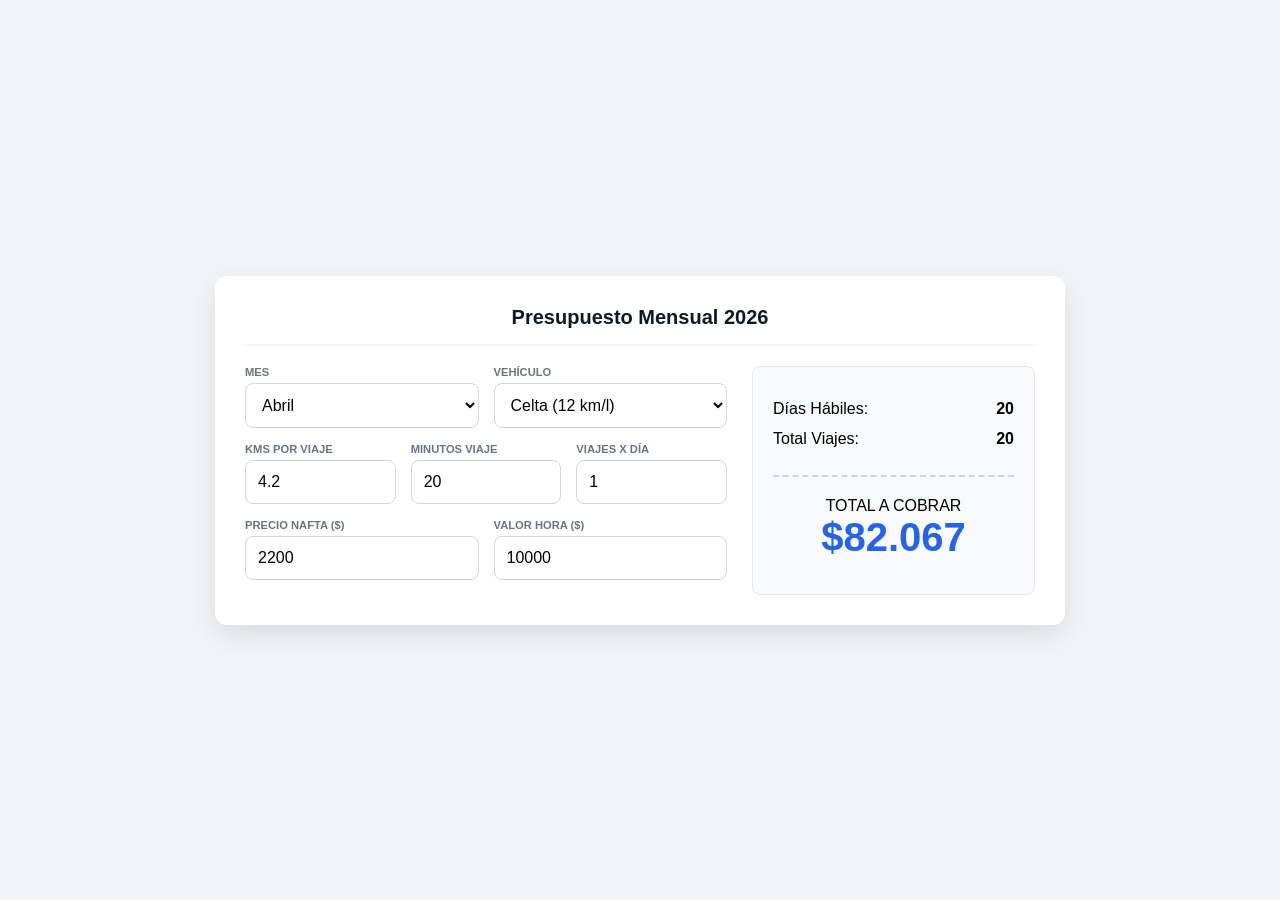
<file: index.html>
<!DOCTYPE html>
<html lang="es">
<head>
    <meta charset="UTF-8">
    <meta name="viewport" content="width=device-width, initial-scale=1.0, maximum-scale=1.0, user-scalable=no">
    <title>Calculador de Traslados</title>
    <link rel="stylesheet" href="style.css">
</head>
<body>
    <div class="dashboard">
        <div class="header">
            <h2>Presupuesto Mensual <span id="currentYear"></span></h2>
        </div>
        
        <div class="main-content">
            <div class="panel">
                <div class="input-row">
                    <div class="input-group">
                        <label>Mes</label>
                        <select id="mes" onchange="calcular()">
                            <option value="0">Enero</option><option value="1">Febrero</option>
                            <option value="2">Marzo</option><option value="3" selected>Abril</option>
                            <option value="4">Mayo</option><option value="5">Junio</option>
                            <option value="6">Julio</option><option value="7">Agosto</option>
                            <option value="8">Septiembre</option><option value="9">Octubre</option>
                            <option value="10">Noviembre</option><option value="11">Diciembre</option>
                        </select>
                    </div>
                    <div class="input-group">
                        <label>Vehículo</label>
                        <select id="auto" onchange="calcular()">
                            <option value="12" selected>Celta (12 km/l)</option>
                            <option value="10">Renault 9 (10 km/l)</option>
                        </select>
                    </div>
                </div>

                <div class="input-row">
                    <div class="input-group">
                        <label>Kms por viaje</label>
                        <input type="number" id="kms" value="4.2" step="0.1" oninput="calcular()">
                    </div>
                    <div class="input-group">
                        <label>Minutos viaje</label>
                        <input type="number" id="minutos" value="20" oninput="calcular()">
                    </div>
                    <div class="input-group">
                        <label>Viajes x día</label>
                        <input type="number" id="viajesDia" value="1" oninput="calcular()">
                    </div>
                </div>

                <div class="input-row">
                    <div class="input-group">
                        <label>Precio Nafta ($)</label>
                        <input type="number" id="nafta" value="2200" oninput="calcular()">
                    </div>
                    <div class="input-group">
                        <label>Valor Hora ($)</label>
                        <input type="number" id="valorHora" value="10000" oninput="calcular()">
                    </div>
                </div>
            </div>

            <div class="results-panel">
                <div class="stat">
                    <span>Días Hábiles:</span>
                    <span id="resDias">-</span>
                </div>
                <div class="stat">
                    <span>Total Viajes:</span>
                    <span id="resViajesTotales">-</span>
                </div>
                <div class="total-box">
                    <span class="label">TOTAL A COBRAR</span>
                    <span class="total-amount" id="resTotal">$0</span>
                </div>
            </div>
        </div>
    </div>
    <script src="script.js"></script>
</body>
</html>
</file>
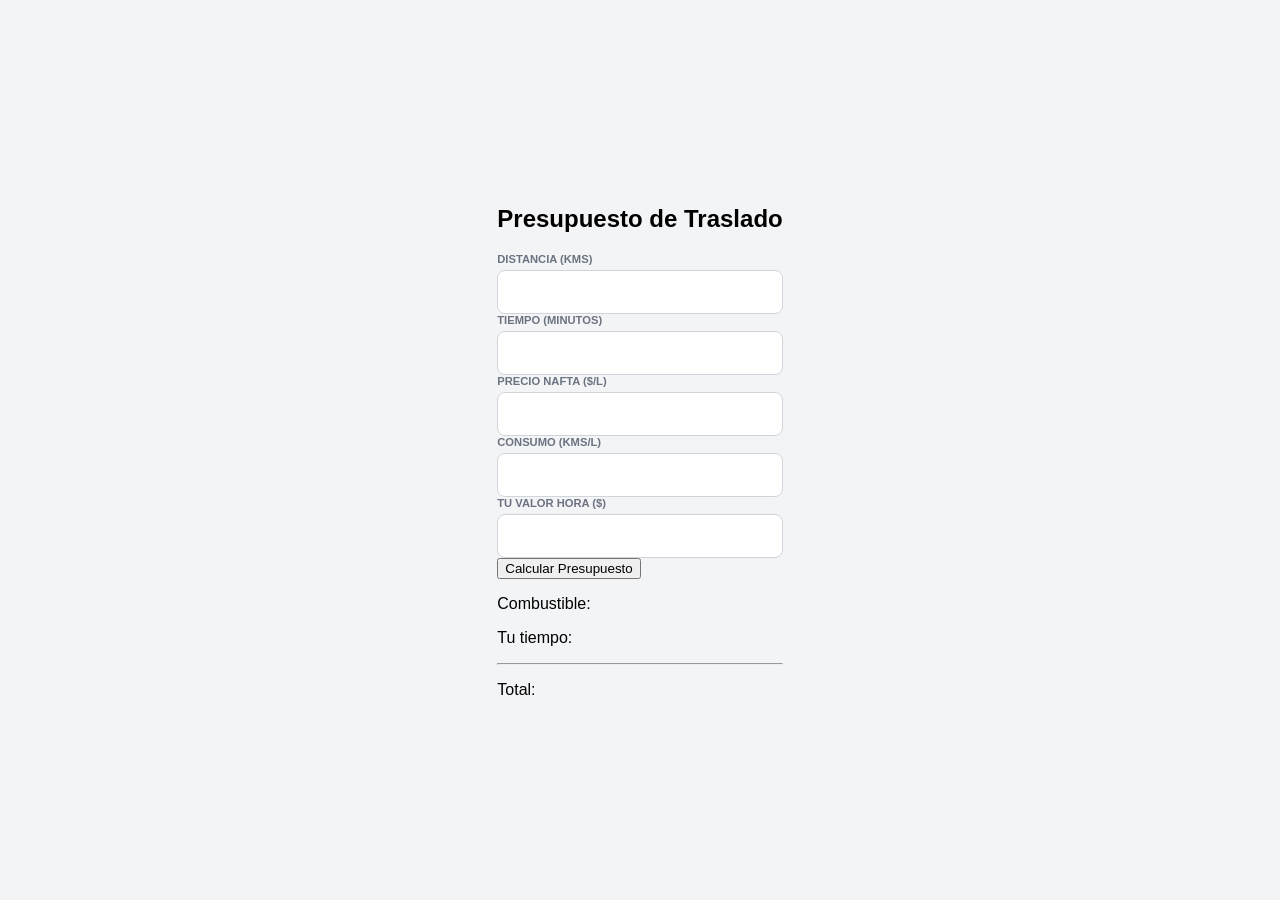
<file: index.html.html>
<!DOCTYPE html>
<html lang="es">
<head>
    <meta charset="UTF-8">
    <title>Presupuestador de Viajes</title>
    <link rel="stylesheet" href="style.css">
</head>
<body>
    <div class="card">
        <h2>Presupuesto de Traslado</h2>
        <div class="input-group">
            <label>Distancia (kms)</label>
            <input type="number" id="kms" step="0.1">
        </div>
        <div class="input-group">
            <label>Tiempo (minutos)</label>
            <input type="number" id="minutos">
        </div>
        <div class="input-group">
            <label>Precio Nafta ($/L)</label>
            <input type="number" id="nafta">
        </div>
        <div class="input-group">
            <label>Consumo (kms/L)</label>
            <input type="number" id="consumo">
        </div>
        <div class="input-group">
            <label>Tu valor hora ($)</label>
            <input type="number" id="valorHora">
        </div>
        <button onclick="calcular()">Calcular Presupuesto</button>

        <div id="resultado" class="hidden">
            <p>Combustible: <span id="resNafta"></span></p>
            <p>Tu tiempo: <span id="resTiempo"></span></p>
            <hr>
            <p class="total">Total: <span id="resTotal"></span></p>
        </div>
    </div>
    <script src="script.js"></script>
</body>
</html>
</file>
<file: style.css>
html, body {
    margin: 0;
    padding: 0;
    width: 100%;
    height: 100%;
    background-color: #f3f4f6;
    font-family: -apple-system, BlinkMacSystemFont, "Segoe UI", Roboto, sans-serif;
}

body {
    display: flex;
    justify-content: center;
    align-items: center;
}

.dashboard {
    background: white;
    width: 850px;
    max-width: 95%;
    padding: 30px;
    border-radius: 12px;
    box-shadow: 0 10px 30px rgba(0,0,0,0.1);
    box-sizing: border-box;
}

.header h2 {
    margin: 0 0 20px 0;
    color: #111827;
    border-bottom: 2px solid #f3f4f6;
    padding-bottom: 15px;
    font-size: 1.25rem;
    text-align: center;
}

.main-content {
    display: flex;
    gap: 25px;
}

.panel { flex: 2; }

.results-panel {
    flex: 1;
    background: #f9fafb;
    padding: 20px;
    border-radius: 8px;
    border: 1px solid #e5e7eb;
    display: flex;
    flex-direction: column;
    justify-content: center;
}

.input-row { display: flex; gap: 15px; margin-bottom: 15px; }
.input-group { flex: 1; }

label { 
    display: block; 
    font-size: 0.7rem; 
    font-weight: 700; 
    color: #6b7280; 
    margin-bottom: 5px; 
    text-transform: uppercase; 
}

input, select { 
    width: 100%; 
    padding: 12px; 
    border: 1px solid #d1d5db; 
    border-radius: 8px; 
    box-sizing: border-box; 
    font-size: 16px;
    background-color: #fff;
}

.stat { display: flex; justify-content: space-between; margin-bottom: 12px; font-size: 1rem; }
.stat span:last-child { font-weight: bold; }

.total-box { 
    margin-top: 15px; 
    border-top: 2px dashed #cbd5e1; 
    padding-top: 20px; 
    text-align: center; 
}

.total-amount { 
    display: block; 
    font-size: 2.5rem; 
    font-weight: 800; 
    color: #2563eb; 
}

/* RESPONSIVE PARA CELULARES */
@media (max-width: 768px) {
    body {
        background-color: white;
        display: block;
    }

    .dashboard {
        width: 100% !important;
        max-width: 100% !important;
        margin: 0 !important;
        padding: 20px !important;
        border-radius: 0 !important;
        box-shadow: none !important;
        min-height: 100vh;
    }

    .main-content {
        flex-direction: column;
        gap: 20px;
    }

    .input-row {
        flex-direction: column;
        gap: 15px;
    }

    .results-panel {
        background-color: #f0f7ff;
        border: none;
        margin-bottom: 30px;
    }
}
</file>
